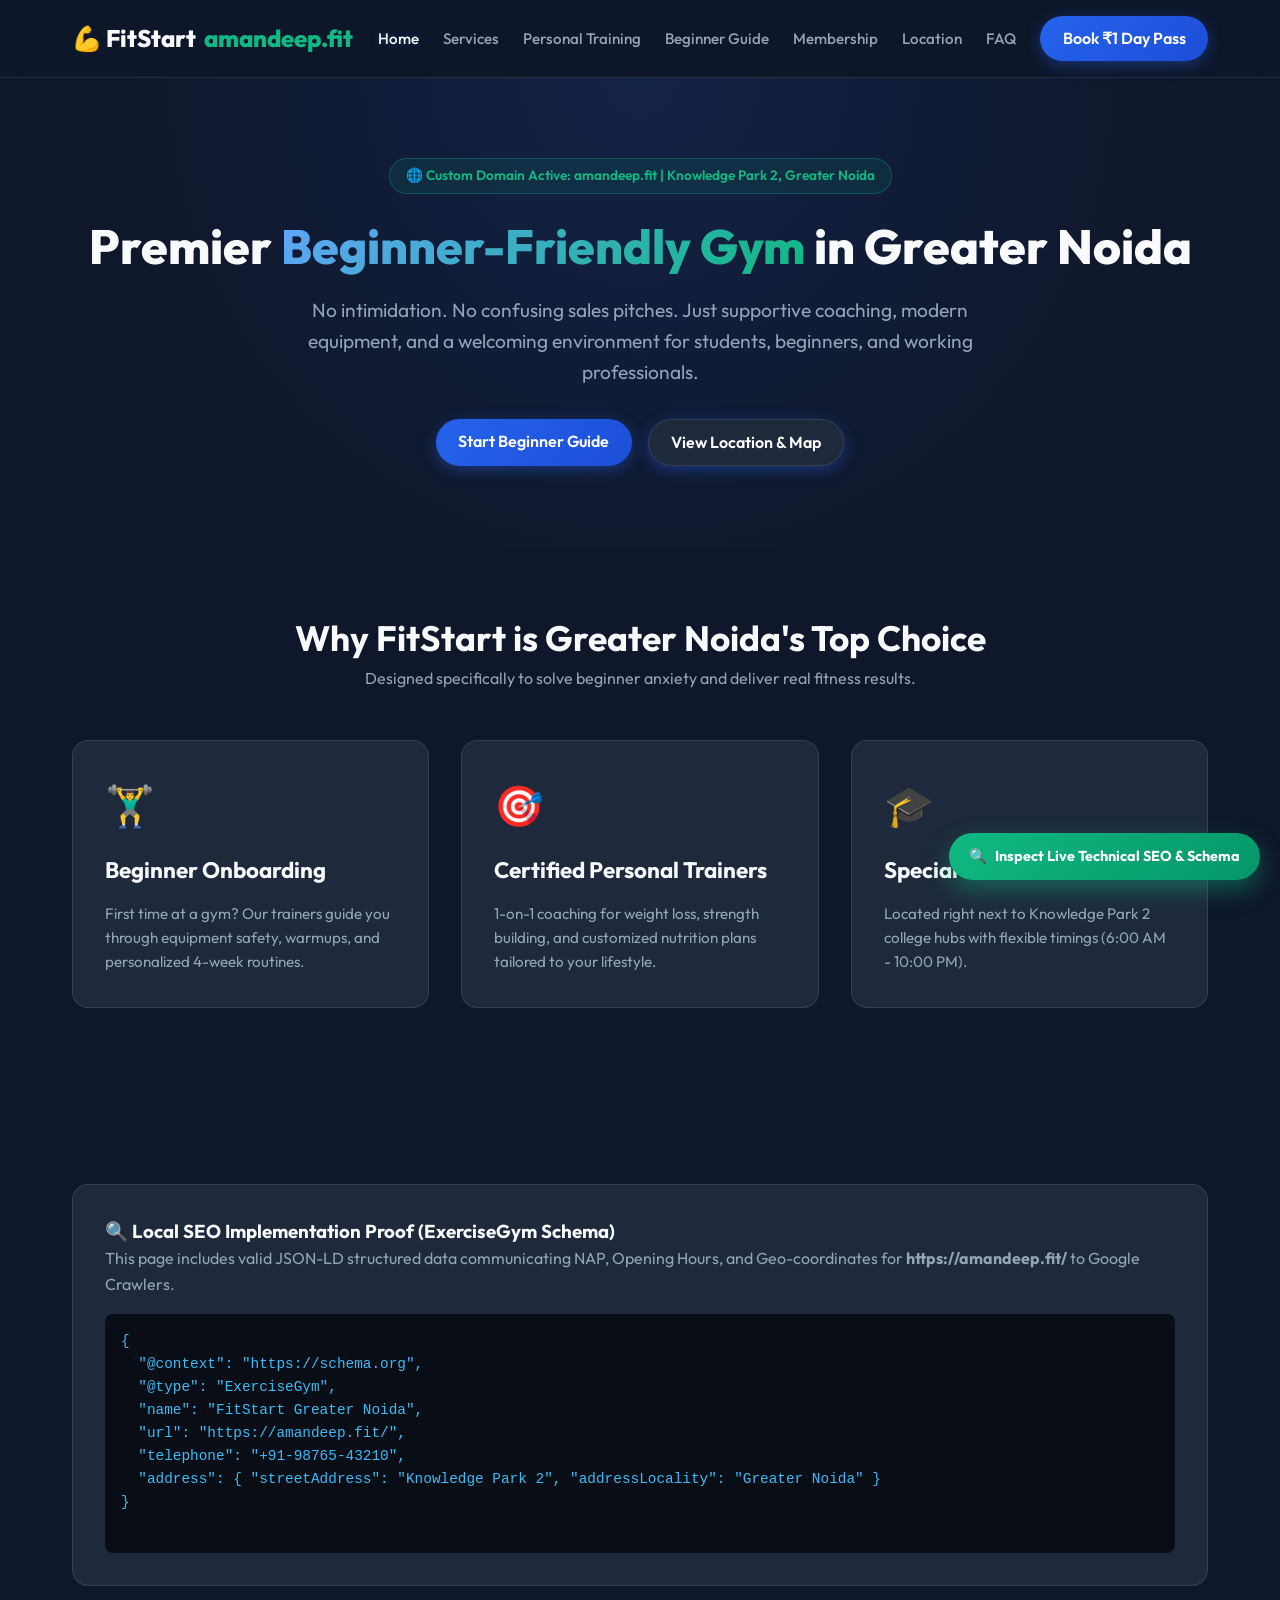
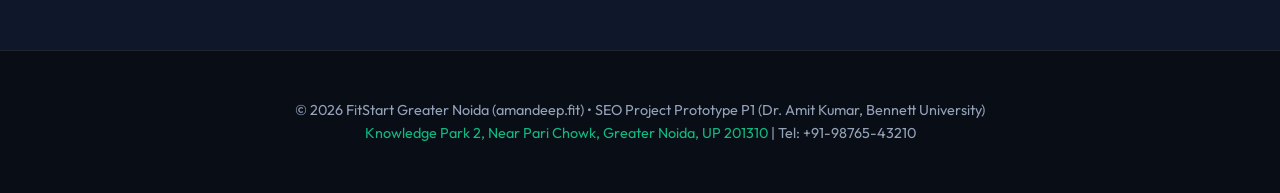
<file: index.html>
<!DOCTYPE html>
<html lang="en">
<head>
    <meta charset="UTF-8">
    <meta name="viewport" content="width=device-width, initial-scale=1.0">
    <title>Best Gym & Fitness Studio in Greater Noida | FitStart (amandeep.fit)</title>
    <meta name="description" content="Looking for the top gym in Greater Noida near Pari Chowk & Knowledge Park 2? Visit amandeep.fit for beginner-friendly onboarding, certified personal trainers & ₹1 trial passes.">
    <link rel="stylesheet" href="style.css">
    
    <!-- JSON-LD ExerciseGym Schema Markup -->
    <script type="application/ld+json">
    {
      "@context": "https://schema.org",
      "@type": "ExerciseGym",
      "name": "FitStart Greater Noida",
      "image": "https://amandeep.fit/assets/gym-front.jpg",
      "@id": "https://amandeep.fit/#gym",
      "url": "https://amandeep.fit/",
      "telephone": "+91-98765-43210",
      "priceRange": "₹₹",
      "address": {
        "@type": "PostalAddress",
        "streetAddress": "Plot No. 12, Knowledge Park 2",
        "addressLocality": "Greater Noida",
        "addressRegion": "UP",
        "postalCode": "201310",
        "addressCountry": "IN"
      },
      "geo": {
        "@type": "GeoCoordinates",
        "latitude": 28.4595,
        "longitude": 77.5000
      },
      "openingHoursSpecification": {
        "@type": "OpeningHoursSpecification",
        "dayOfWeek": ["Monday", "Tuesday", "Wednesday", "Thursday", "Friday", "Saturday"],
        "opens": "06:00",
        "closes": "22:00"
      }
    }
    </script>
</head>
<body>

    <header>
        <div class="nav-container">
            <a href="index.html" class="logo">💪 FitStart <span>amandeep.fit</span></a>
            <ul class="nav-links">
                <li><a href="index.html" class="active">Home</a></li>
                <li><a href="services.html">Services</a></li>
                <li><a href="personal-training.html">Personal Training</a></li>
                <li><a href="beginner-fitness.html">Beginner Guide</a></li>
                <li><a href="membership.html">Membership</a></li>
                <li><a href="location.html">Location</a></li>
                <li><a href="faq.html">FAQ</a></li>
            </ul>
            <a href="membership.html" class="btn-cta">Book ₹1 Day Pass</a>
        </div>
    </header>

    <section class="hero">
        <div class="badge">🌐 Custom Domain Active: amandeep.fit | Knowledge Park 2, Greater Noida</div>
        <h1>Premier <span>Beginner-Friendly Gym</span> in Greater Noida</h1>
        <p>No intimidation. No confusing sales pitches. Just supportive coaching, modern equipment, and a welcoming environment for students, beginners, and working professionals.</p>
        <div class="hero-buttons">
            <a href="beginner-fitness.html" class="btn-cta">Start Beginner Guide</a>
            <a href="location.html" class="btn-cta" style="background: var(--bg-card); border: 1px solid var(--border-color);">View Location & Map</a>
        </div>
    </section>

    <section class="section">
        <div class="section-title">
            <h2>Why FitStart is Greater Noida's Top Choice</h2>
            <p>Designed specifically to solve beginner anxiety and deliver real fitness results.</p>
        </div>
        <div class="grid-3">
            <div class="card">
                <div class="card-icon">🏋️‍♂️</div>
                <h3>Beginner Onboarding</h3>
                <p>First time at a gym? Our trainers guide you through equipment safety, warmups, and personalized 4-week routines.</p>
            </div>
            <div class="card">
                <div class="card-icon">🎯</div>
                <h3>Certified Personal Trainers</h3>
                <p>1-on-1 coaching for weight loss, strength building, and customized nutrition plans tailored to your lifestyle.</p>
            </div>
            <div class="card">
                <div class="card-icon">🎓</div>
                <h3>Special Student Discounts</h3>
                <p>Located right next to Knowledge Park 2 college hubs with flexible timings (6:00 AM - 10:00 PM).</p>
            </div>
        </div>
    </section>

    <section class="section">
        <div class="seo-box">
            <h3>🔍 Local SEO Implementation Proof (ExerciseGym Schema)</h3>
            <p style="color: var(--text-muted); margin-bottom: 1rem;">This page includes valid JSON-LD structured data communicating NAP, Opening Hours, and Geo-coordinates for <strong>https://amandeep.fit/</strong> to Google Crawlers.</p>
            <pre>
{
  "@context": "https://schema.org",
  "@type": "ExerciseGym",
  "name": "FitStart Greater Noida",
  "url": "https://amandeep.fit/",
  "telephone": "+91-98765-43210",
  "address": { "streetAddress": "Knowledge Park 2", "addressLocality": "Greater Noida" }
}
            </pre>
        </div>
    </section>

    <footer>
        <p>© 2026 FitStart Greater Noida (amandeep.fit) • SEO Project Prototype P1 (Dr. Amit Kumar, Bennett University)</p>
        <p><a href="location.html">Knowledge Park 2, Near Pari Chowk, Greater Noida, UP 201310</a> | Tel: +91-98765-43210</p>
    </footer>

    <script src="seo-inspector.js"></script>
</body>
</html>
</file>
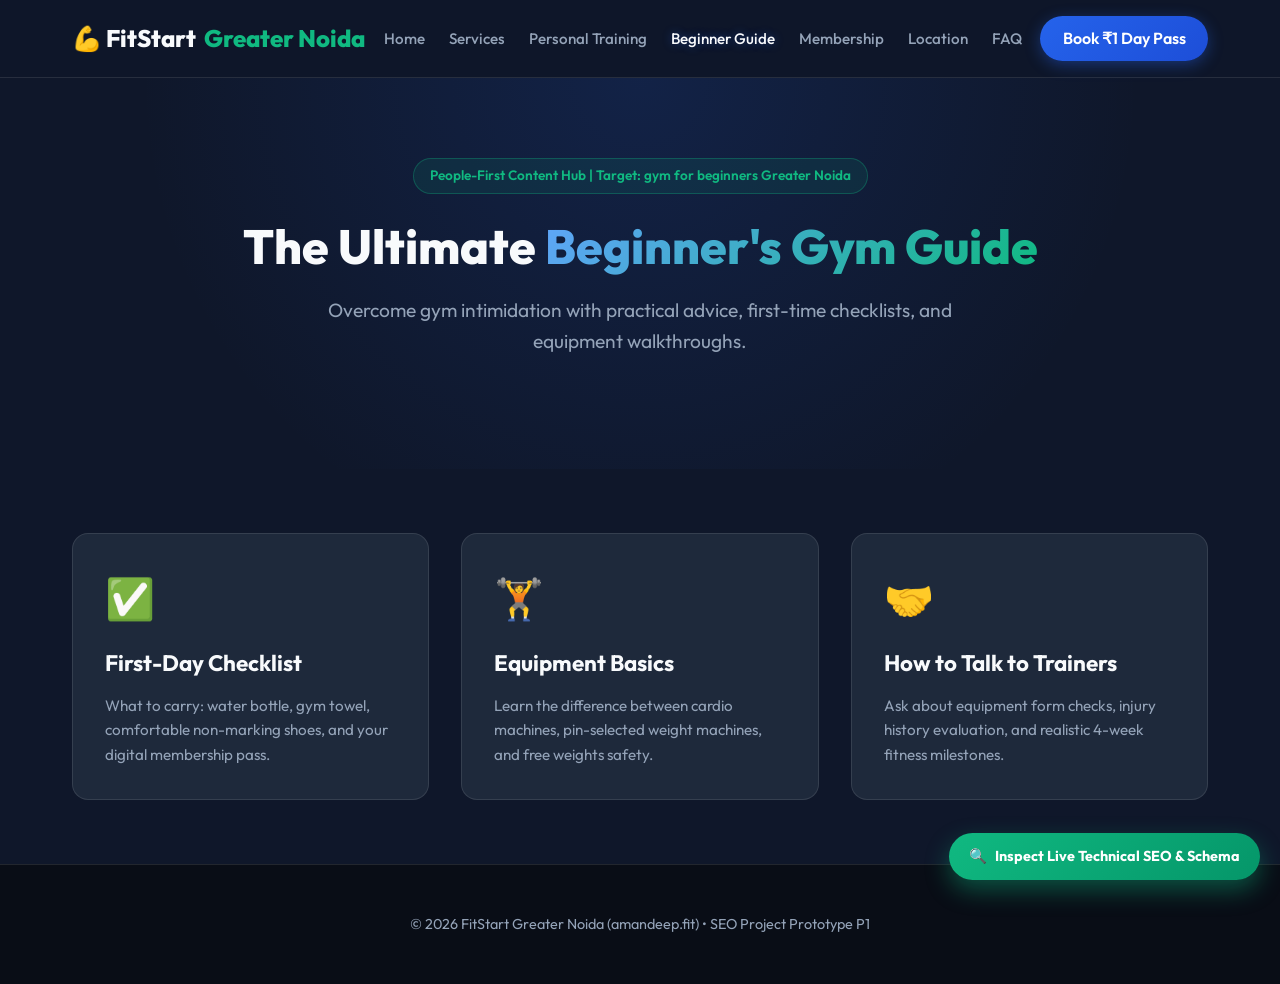
<file: beginner-fitness.html>
<!DOCTYPE html>
<html lang="en">
<head>
    <meta charset="UTF-8">
    <meta name="viewport" content="width=device-width, initial-scale=1.0">
    <title>How to Choose a Gym in Greater Noida | Beginner's Guide 2026</title>
    <meta name="description" content="First time joining a gym? Read our ultimate beginner's guide to gym memberships, workout routines, and choosing the right trainer in Greater Noida.">
    <link rel="stylesheet" href="style.css">
</head>
<body>
    <header>
        <div class="nav-container">
            <a href="index.html" class="logo">💪 FitStart <span>Greater Noida</span></a>
            <ul class="nav-links">
                <li><a href="index.html">Home</a></li>
                <li><a href="services.html">Services</a></li>
                <li><a href="personal-training.html">Personal Training</a></li>
                <li><a href="beginner-fitness.html" class="active">Beginner Guide</a></li>
                <li><a href="membership.html">Membership</a></li>
                <li><a href="location.html">Location</a></li>
                <li><a href="faq.html">FAQ</a></li>
            </ul>
            <a href="membership.html" class="btn-cta">Book ₹1 Day Pass</a>
        </div>
    </header>

    <section class="hero">
        <div class="badge">People-First Content Hub | Target: gym for beginners Greater Noida</div>
        <h1>The Ultimate <span>Beginner's Gym Guide</span></h1>
        <p>Overcome gym intimidation with practical advice, first-time checklists, and equipment walkthroughs.</p>
    </section>

    <section class="section">
        <div class="grid-3">
            <div class="card">
                <div class="card-icon">✅</div>
                <h3>First-Day Checklist</h3>
                <p>What to carry: water bottle, gym towel, comfortable non-marking shoes, and your digital membership pass.</p>
            </div>
            <div class="card">
                <div class="card-icon">🏋️</div>
                <h3>Equipment Basics</h3>
                <p>Learn the difference between cardio machines, pin-selected weight machines, and free weights safety.</p>
            </div>
            <div class="card">
                <div class="card-icon">🤝</div>
                <h3>How to Talk to Trainers</h3>
                <p>Ask about equipment form checks, injury history evaluation, and realistic 4-week fitness milestones.</p>
            </div>
        </div>
    </section>

    <footer>
        <p>© 2026 FitStart Greater Noida (amandeep.fit) • SEO Project Prototype P1</p>
    </footer>
    <script src="seo-inspector.js"></script>
</body>
</html>
</file>
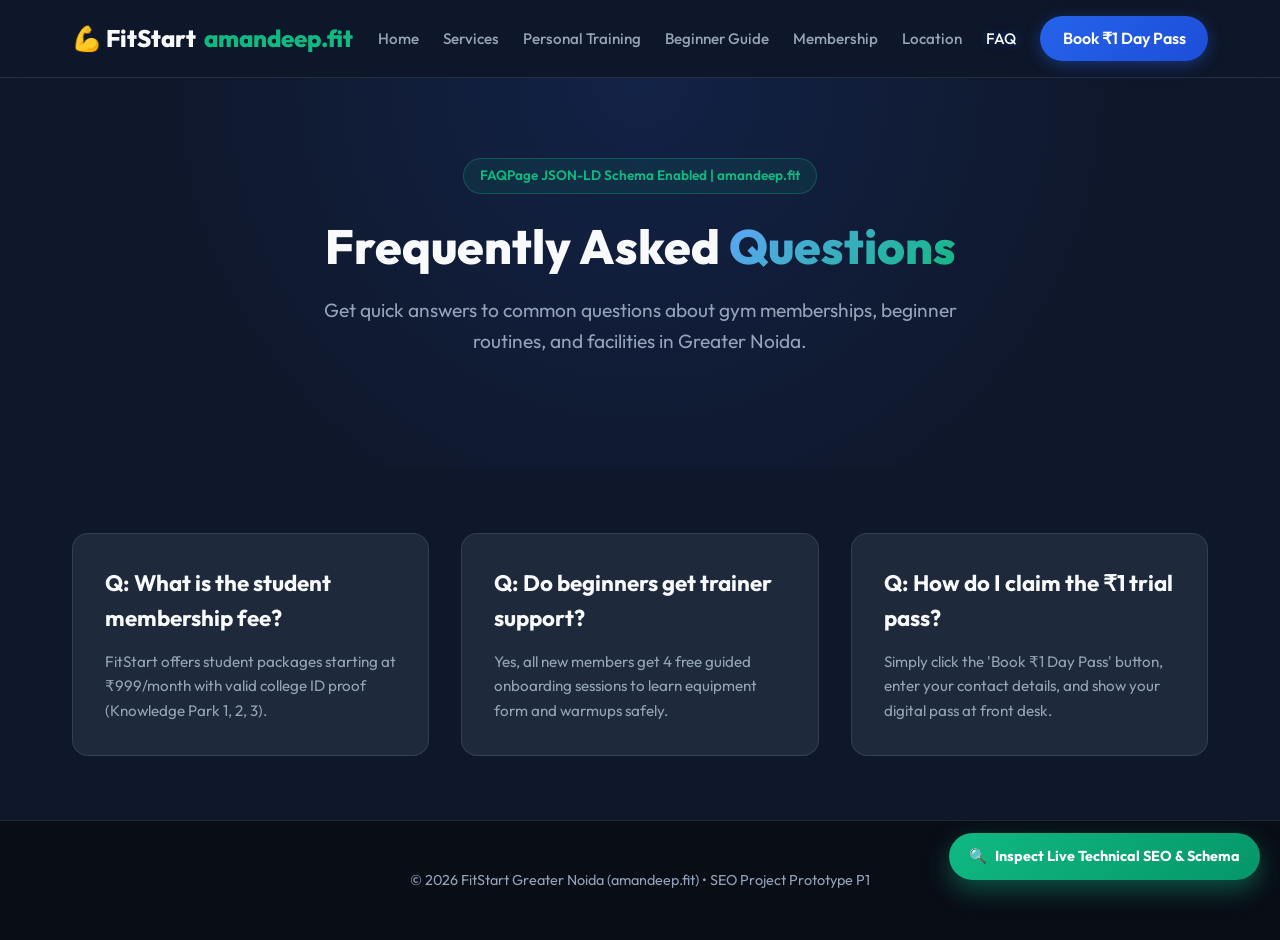
<file: faq.html>
<!DOCTYPE html>
<html lang="en">
<head>
    <meta charset="UTF-8">
    <meta name="viewport" content="width=device-width, initial-scale=1.0">
    <title>Gym FAQs & Beginner Questions in Greater Noida | amandeep.fit</title>
    <meta name="description" content="Read answers to common gym questions on amandeep.fit: membership fees, beginner routines, personal training, and trial passes.">
    <link rel="stylesheet" href="style.css">

    <!-- JSON-LD FAQPage Schema -->
    <script type="application/ld+json">
    {
      "@context": "https://schema.org",
      "@type": "FAQPage",
      "mainEntity": [{
        "@type": "Question",
        "name": "What is the gym membership fee for students in Greater Noida?",
        "acceptedAnswer": {
          "@type": "Answer",
          "text": "FitStart (amandeep.fit) offers special student membership passes starting at ₹999/month for Knowledge Park students."
        }
      }, {
        "@type": "Question",
        "name": "Are personal trainers included for gym beginners?",
        "acceptedAnswer": {
          "@type": "Answer",
          "text": "Yes, every new member receives 4 complimentary guided onboarding sessions with certified personal trainers."
        }
      }]
    }
    </script>
</head>
<body>
    <header>
        <div class="nav-container">
            <a href="index.html" class="logo">💪 FitStart <span>amandeep.fit</span></a>
            <ul class="nav-links">
                <li><a href="index.html">Home</a></li>
                <li><a href="services.html">Services</a></li>
                <li><a href="personal-training.html">Personal Training</a></li>
                <li><a href="beginner-fitness.html">Beginner Guide</a></li>
                <li><a href="membership.html">Membership</a></li>
                <li><a href="location.html">Location</a></li>
                <li><a href="faq.html" class="active">FAQ</a></li>
            </ul>
            <a href="membership.html" class="btn-cta">Book ₹1 Day Pass</a>
        </div>
    </header>

    <section class="hero">
        <div class="badge">FAQPage JSON-LD Schema Enabled | amandeep.fit</div>
        <h1>Frequently Asked <span>Questions</span></h1>
        <p>Get quick answers to common questions about gym memberships, beginner routines, and facilities in Greater Noida.</p>
    </section>

    <section class="section">
        <div class="grid-3">
            <div class="card">
                <h3>Q: What is the student membership fee?</h3>
                <p>FitStart offers student packages starting at ₹999/month with valid college ID proof (Knowledge Park 1, 2, 3).</p>
            </div>
            <div class="card">
                <h3>Q: Do beginners get trainer support?</h3>
                <p>Yes, all new members get 4 free guided onboarding sessions to learn equipment form and warmups safely.</p>
            </div>
            <div class="card">
                <h3>Q: How do I claim the ₹1 trial pass?</h3>
                <p>Simply click the 'Book ₹1 Day Pass' button, enter your contact details, and show your digital pass at front desk.</p>
            </div>
        </div>
    </section>

    <footer>
        <p>© 2026 FitStart Greater Noida (amandeep.fit) • SEO Project Prototype P1</p>
    </footer>
    <script src="seo-inspector.js"></script>
</body>
</html>
</file>
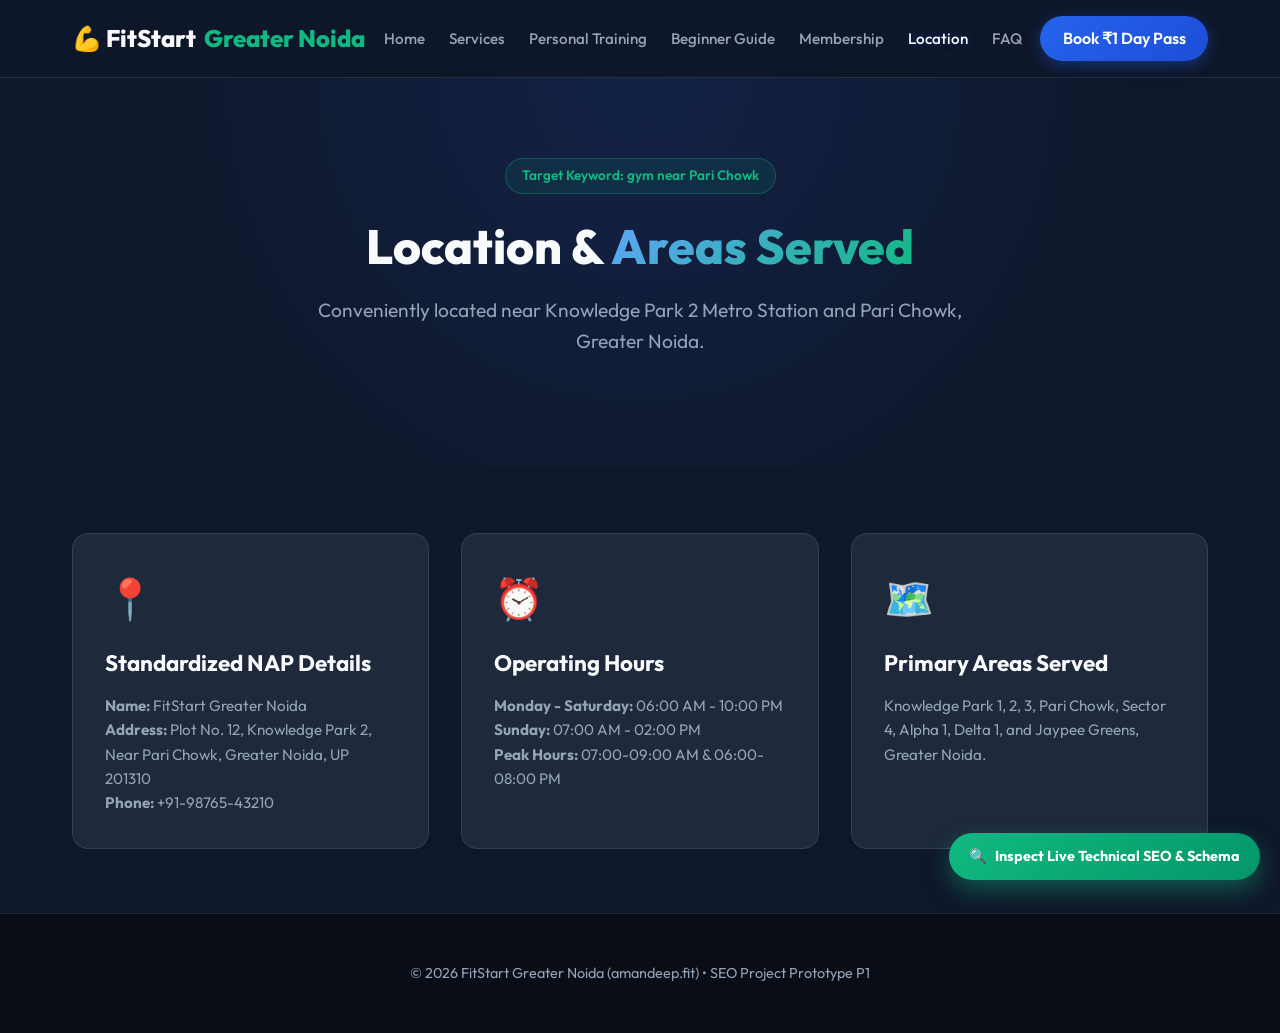
<file: location.html>
<!DOCTYPE html>
<html lang="en">
<head>
    <meta charset="UTF-8">
    <meta name="viewport" content="width=device-width, initial-scale=1.0">
    <title>Gym Location Near Pari Chowk & Knowledge Park 2 | FitStart</title>
    <meta name="description" content="Visit FitStart Greater Noida near Pari Chowk & Knowledge Park 2. Get location details, phone number, operating hours, and Google Map directions.">
    <link rel="stylesheet" href="style.css">
</head>
<body>
    <header>
        <div class="nav-container">
            <a href="index.html" class="logo">💪 FitStart <span>Greater Noida</span></a>
            <ul class="nav-links">
                <li><a href="index.html">Home</a></li>
                <li><a href="services.html">Services</a></li>
                <li><a href="personal-training.html">Personal Training</a></li>
                <li><a href="beginner-fitness.html">Beginner Guide</a></li>
                <li><a href="membership.html">Membership</a></li>
                <li><a href="location.html" class="active">Location</a></li>
                <li><a href="faq.html">FAQ</a></li>
            </ul>
            <a href="membership.html" class="btn-cta">Book ₹1 Day Pass</a>
        </div>
    </header>

    <section class="hero">
        <div class="badge">Target Keyword: gym near Pari Chowk</div>
        <h1>Location & <span>Areas Served</span></h1>
        <p>Conveniently located near Knowledge Park 2 Metro Station and Pari Chowk, Greater Noida.</p>
    </section>

    <section class="section">
        <div class="grid-3">
            <div class="card">
                <div class="card-icon">📍</div>
                <h3>Standardized NAP Details</h3>
                <p><strong>Name:</strong> FitStart Greater Noida<br>
                <strong>Address:</strong> Plot No. 12, Knowledge Park 2, Near Pari Chowk, Greater Noida, UP 201310<br>
                <strong>Phone:</strong> +91-98765-43210</p>
            </div>
            <div class="card">
                <div class="card-icon">⏰</div>
                <h3>Operating Hours</h3>
                <p><strong>Monday - Saturday:</strong> 06:00 AM - 10:00 PM<br>
                <strong>Sunday:</strong> 07:00 AM - 02:00 PM<br>
                <strong>Peak Hours:</strong> 07:00-09:00 AM & 06:00-08:00 PM</p>
            </div>
            <div class="card">
                <div class="card-icon">🗺️</div>
                <h3>Primary Areas Served</h3>
                <p>Knowledge Park 1, 2, 3, Pari Chowk, Sector 4, Alpha 1, Delta 1, and Jaypee Greens, Greater Noida.</p>
            </div>
        </div>
    </section>

    <footer>
        <p>© 2026 FitStart Greater Noida (amandeep.fit) • SEO Project Prototype P1</p>
    </footer>
    <script src="seo-inspector.js"></script>
</body>
</html>
</file>
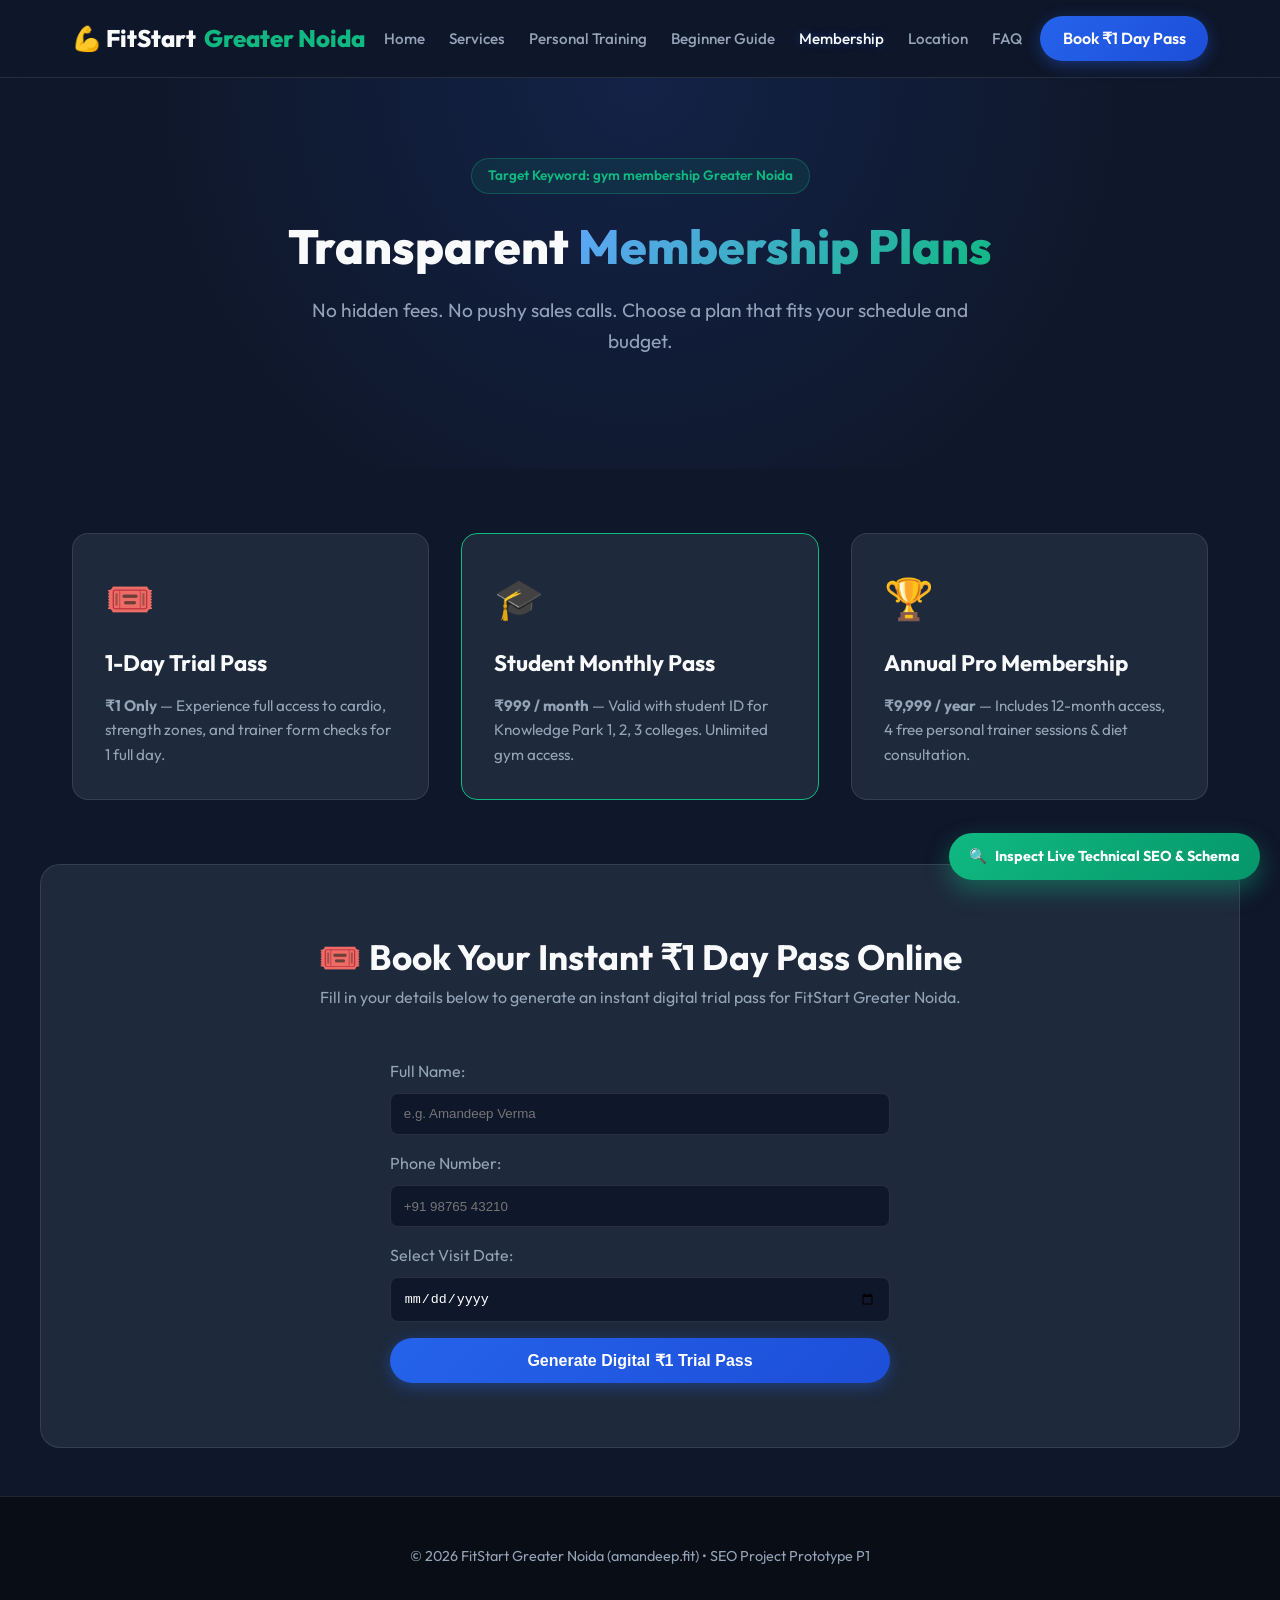
<file: membership.html>
<!DOCTYPE html>
<html lang="en">
<head>
    <meta charset="UTF-8">
    <meta name="viewport" content="width=device-width, initial-scale=1.0">
    <title>Gym Membership Plans & Fees in Greater Noida | FitStart</title>
    <meta name="description" content="Check affordable gym membership plans and pricing in Greater Noida. Transparent rates, student discounts, and ₹1 trial passes.">
    <link rel="stylesheet" href="style.css">
</head>
<body>
    <header>
        <div class="nav-container">
            <a href="index.html" class="logo">💪 FitStart <span>Greater Noida</span></a>
            <ul class="nav-links">
                <li><a href="index.html">Home</a></li>
                <li><a href="services.html">Services</a></li>
                <li><a href="personal-training.html">Personal Training</a></li>
                <li><a href="beginner-fitness.html">Beginner Guide</a></li>
                <li><a href="membership.html" class="active">Membership</a></li>
                <li><a href="location.html">Location</a></li>
                <li><a href="faq.html">FAQ</a></li>
            </ul>
            <a href="membership.html" class="btn-cta">Book ₹1 Day Pass</a>
        </div>
    </header>

    <section class="hero">
        <div class="badge">Target Keyword: gym membership Greater Noida</div>
        <h1>Transparent <span>Membership Plans</span></h1>
        <p>No hidden fees. No pushy sales calls. Choose a plan that fits your schedule and budget.</p>
    </section>

    <section class="section">
        <div class="grid-3">
            <div class="card">
                <div class="card-icon">🎟️</div>
                <h3>1-Day Trial Pass</h3>
                <p><strong>₹1 Only</strong> — Experience full access to cardio, strength zones, and trainer form checks for 1 full day.</p>
            </div>
            <div class="card" style="border-color: var(--accent);">
                <div class="card-icon">🎓</div>
                <h3>Student Monthly Pass</h3>
                <p><strong>₹999 / month</strong> — Valid with student ID for Knowledge Park 1, 2, 3 colleges. Unlimited gym access.</p>
            </div>
            <div class="card">
                <div class="card-icon">🏆</div>
                <h3>Annual Pro Membership</h3>
                <p><strong>₹9,999 / year</strong> — Includes 12-month access, 4 free personal trainer sessions & diet consultation.</p>
            </div>
        </div>
    </section>

    <section class="section" style="background: var(--bg-card); border-radius: 20px; border: 1px solid var(--border-color); margin-bottom: 3rem;">
        <div class="section-title">
            <h2>🎟️ Book Your Instant ₹1 Day Pass Online</h2>
            <p>Fill in your details below to generate an instant digital trial pass for FitStart Greater Noida.</p>
        </div>
        <form id="pass-booking-form" style="max-width: 500px; margin: 0 auto; display: flex; flex-direction: column; gap: 1rem;">
            <div>
                <label style="display: block; margin-bottom: 0.5rem; color: var(--text-muted);">Full Name:</label>
                <input type="text" id="user-name" required placeholder="e.g. Amandeep Verma" style="width: 100%; padding: 0.8rem; border-radius: 8px; border: 1px solid var(--border-color); background: var(--bg-dark); color: white;">
            </div>
            <div>
                <label style="display: block; margin-bottom: 0.5rem; color: var(--text-muted);">Phone Number:</label>
                <input type="tel" id="user-phone" required placeholder="+91 98765 43210" style="width: 100%; padding: 0.8rem; border-radius: 8px; border: 1px solid var(--border-color); background: var(--bg-dark); color: white;">
            </div>
            <div>
                <label style="display: block; margin-bottom: 0.5rem; color: var(--text-muted);">Select Visit Date:</label>
                <input type="date" id="pass-date" required style="width: 100%; padding: 0.8rem; border-radius: 8px; border: 1px solid var(--border-color); background: var(--bg-dark); color: white;">
            </div>
            <button type="submit" class="btn-cta" style="border: none; cursor: pointer; font-size: 1rem; padding: 0.8rem;">Generate Digital ₹1 Trial Pass</button>
        </form>
        <div id="booking-confirmation" style="display: none;"></div>
    </section>

    <footer>
        <p>© 2026 FitStart Greater Noida (amandeep.fit) • SEO Project Prototype P1</p>
    </footer>
    <script src="seo-inspector.js"></script>
</body>
</html>
</file>
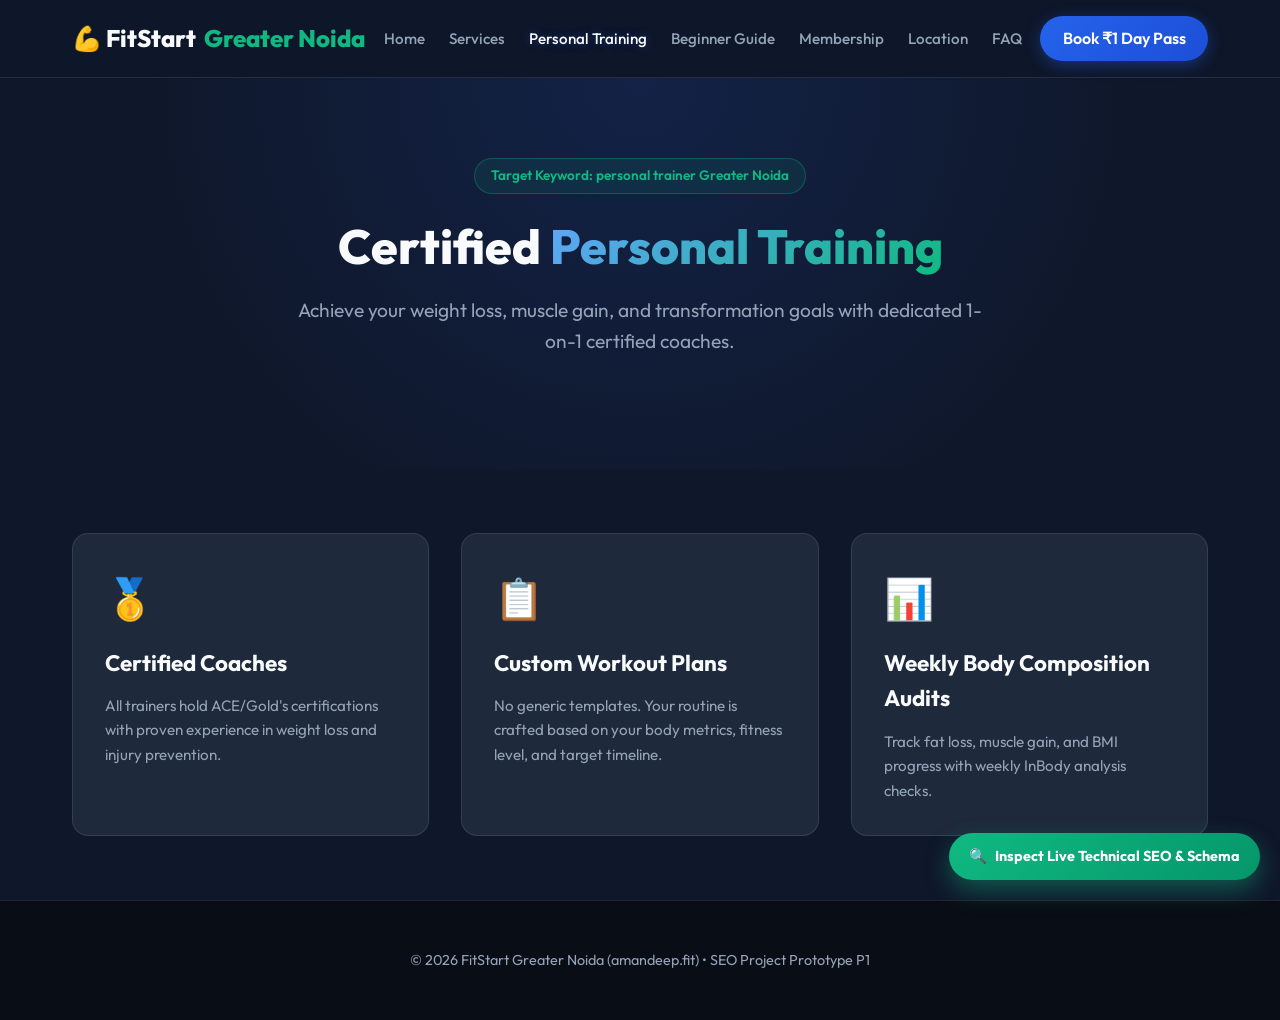
<file: personal-training.html>
<!DOCTYPE html>
<html lang="en">
<head>
    <meta charset="UTF-8">
    <meta name="viewport" content="width=device-width, initial-scale=1.0">
    <title>Certified Personal Trainer in Greater Noida | FitStart</title>
    <meta name="description" content="Get 1-on-1 coaching with certified personal trainers in Greater Noida. Specialized weight loss, strength training & nutrition plans.">
    <link rel="stylesheet" href="style.css">
</head>
<body>
    <header>
        <div class="nav-container">
            <a href="index.html" class="logo">💪 FitStart <span>Greater Noida</span></a>
            <ul class="nav-links">
                <li><a href="index.html">Home</a></li>
                <li><a href="services.html">Services</a></li>
                <li><a href="personal-training.html" class="active">Personal Training</a></li>
                <li><a href="beginner-fitness.html">Beginner Guide</a></li>
                <li><a href="membership.html">Membership</a></li>
                <li><a href="location.html">Location</a></li>
                <li><a href="faq.html">FAQ</a></li>
            </ul>
            <a href="membership.html" class="btn-cta">Book ₹1 Day Pass</a>
        </div>
    </header>

    <section class="hero">
        <div class="badge">Target Keyword: personal trainer Greater Noida</div>
        <h1>Certified <span>Personal Training</span></h1>
        <p>Achieve your weight loss, muscle gain, and transformation goals with dedicated 1-on-1 certified coaches.</p>
    </section>

    <section class="section">
        <div class="grid-3">
            <div class="card">
                <div class="card-icon">🥇</div>
                <h3>Certified Coaches</h3>
                <p>All trainers hold ACE/Gold's certifications with proven experience in weight loss and injury prevention.</p>
            </div>
            <div class="card">
                <div class="card-icon">📋</div>
                <h3>Custom Workout Plans</h3>
                <p>No generic templates. Your routine is crafted based on your body metrics, fitness level, and target timeline.</p>
            </div>
            <div class="card">
                <div class="card-icon">📊</div>
                <h3>Weekly Body Composition Audits</h3>
                <p>Track fat loss, muscle gain, and BMI progress with weekly InBody analysis checks.</p>
            </div>
        </div>
    </section>

    <footer>
        <p>© 2026 FitStart Greater Noida (amandeep.fit) • SEO Project Prototype P1</p>
    </footer>
    <script src="seo-inspector.js"></script>
</body>
</html>
</file>
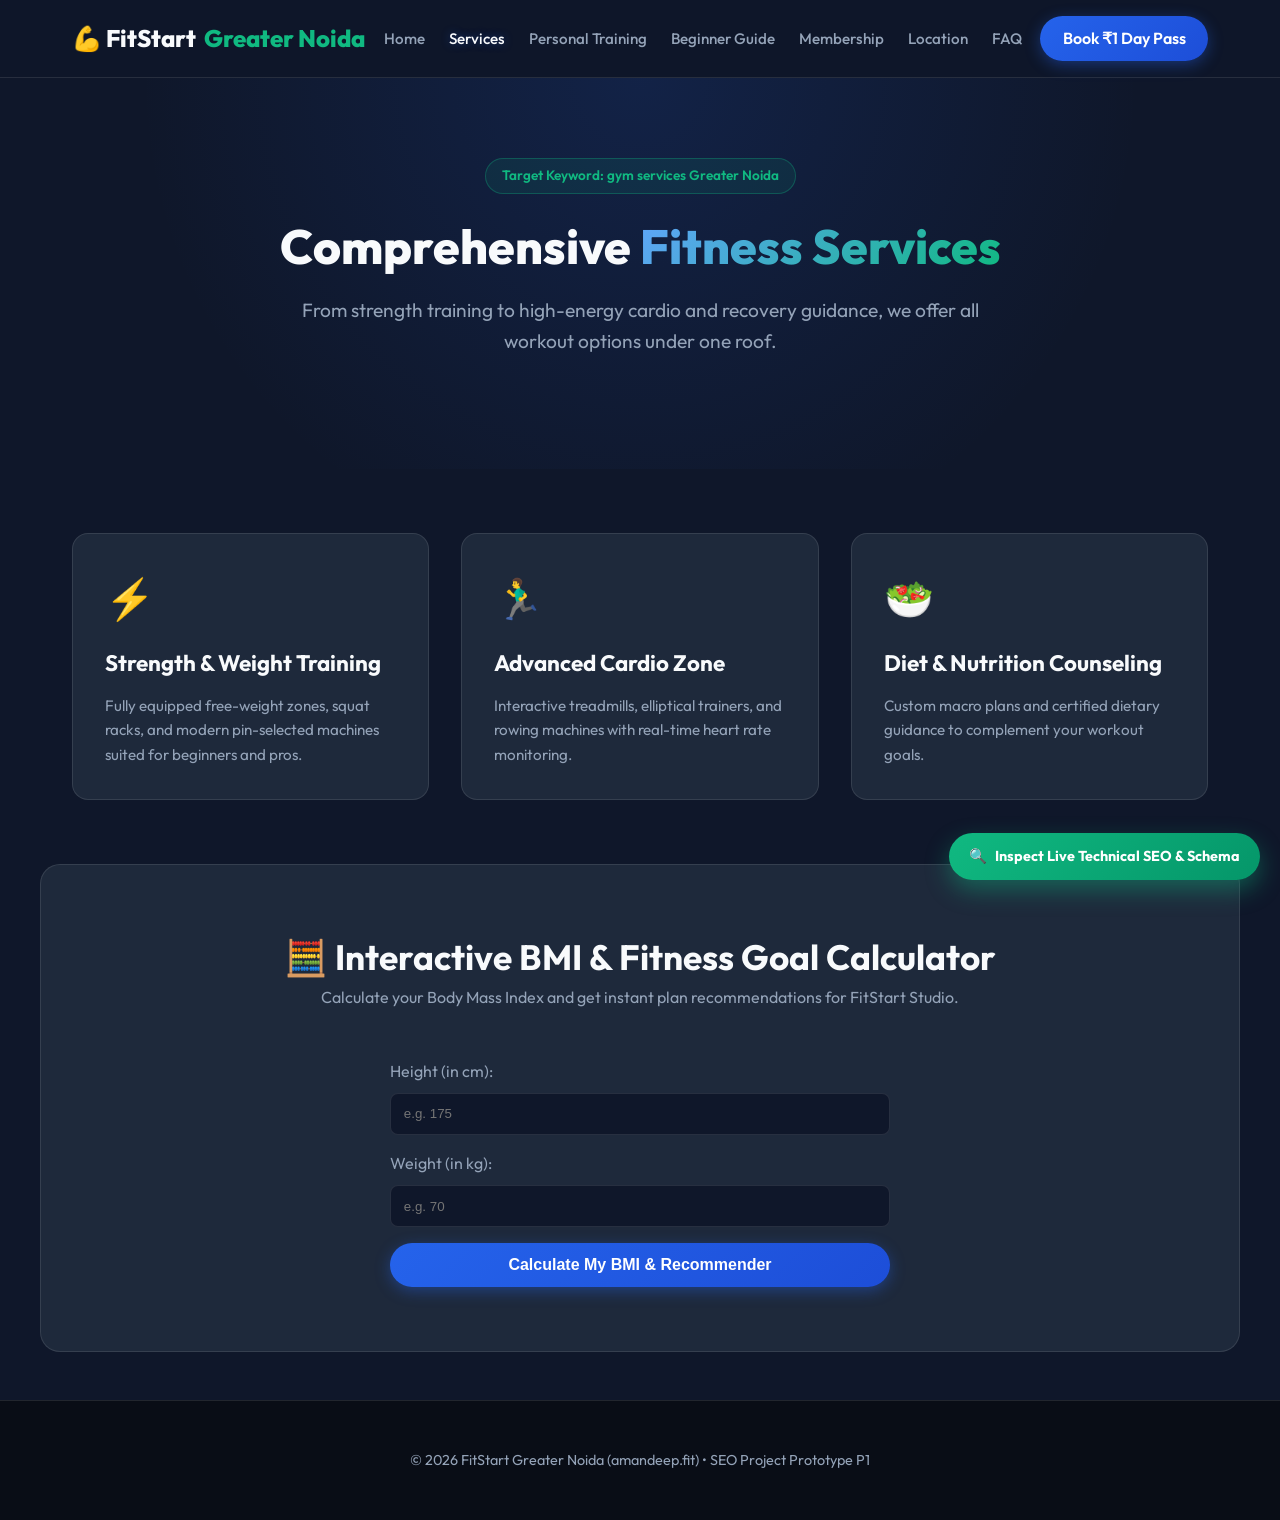
<file: services.html>
<!DOCTYPE html>
<html lang="en">
<head>
    <meta charset="UTF-8">
    <meta name="viewport" content="width=device-width, initial-scale=1.0">
    <title>Fitness & Gym Services in Greater Noida | FitStart</title>
    <meta name="description" content="Explore gym services in Greater Noida at FitStart: strength training, cardio zone, group fitness classes, and diet counseling.">
    <link rel="stylesheet" href="style.css">
</head>
<body>
    <header>
        <div class="nav-container">
            <a href="index.html" class="logo">💪 FitStart <span>Greater Noida</span></a>
            <ul class="nav-links">
                <li><a href="index.html">Home</a></li>
                <li><a href="services.html" class="active">Services</a></li>
                <li><a href="personal-training.html">Personal Training</a></li>
                <li><a href="beginner-fitness.html">Beginner Guide</a></li>
                <li><a href="membership.html">Membership</a></li>
                <li><a href="location.html">Location</a></li>
                <li><a href="faq.html">FAQ</a></li>
            </ul>
            <a href="membership.html" class="btn-cta">Book ₹1 Day Pass</a>
        </div>
    </header>

    <section class="hero">
        <div class="badge">Target Keyword: gym services Greater Noida</div>
        <h1>Comprehensive <span>Fitness Services</span></h1>
        <p>From strength training to high-energy cardio and recovery guidance, we offer all workout options under one roof.</p>
    </section>

    <section class="section">
        <div class="grid-3">
            <div class="card">
                <div class="card-icon">⚡</div>
                <h3>Strength & Weight Training</h3>
                <p>Fully equipped free-weight zones, squat racks, and modern pin-selected machines suited for beginners and pros.</p>
            </div>
            <div class="card">
                <div class="card-icon">🏃‍♂️</div>
                <h3>Advanced Cardio Zone</h3>
                <p>Interactive treadmills, elliptical trainers, and rowing machines with real-time heart rate monitoring.</p>
            </div>
            <div class="card">
                <div class="card-icon">🥗</div>
                <h3>Diet & Nutrition Counseling</h3>
                <p>Custom macro plans and certified dietary guidance to complement your workout goals.</p>
            </div>
        </div>
    </section>

    <section class="section" style="background: var(--bg-card); border-radius: 20px; border: 1px solid var(--border-color); margin-bottom: 3rem;">
        <div class="section-title">
            <h2>🧮 Interactive BMI & Fitness Goal Calculator</h2>
            <p>Calculate your Body Mass Index and get instant plan recommendations for FitStart Studio.</p>
        </div>
        <form id="bmi-calc-form" style="max-width: 500px; margin: 0 auto; display: flex; flex-direction: column; gap: 1rem;">
            <div>
                <label style="display: block; margin-bottom: 0.5rem; color: var(--text-muted);">Height (in cm):</label>
                <input type="number" id="height" required placeholder="e.g. 175" style="width: 100%; padding: 0.8rem; border-radius: 8px; border: 1px solid var(--border-color); background: var(--bg-dark); color: white;">
            </div>
            <div>
                <label style="display: block; margin-bottom: 0.5rem; color: var(--text-muted);">Weight (in kg):</label>
                <input type="number" id="weight" required placeholder="e.g. 70" style="width: 100%; padding: 0.8rem; border-radius: 8px; border: 1px solid var(--border-color); background: var(--bg-dark); color: white;">
            </div>
            <button type="submit" class="btn-cta" style="border: none; cursor: pointer; font-size: 1rem; padding: 0.8rem;">Calculate My BMI & Recommender</button>
        </form>
        <div id="bmi-result" style="display: none;"></div>
    </section>

    <footer>
        <p>© 2026 FitStart Greater Noida (amandeep.fit) • SEO Project Prototype P1</p>
    </footer>
    <script src="seo-inspector.js"></script>
</body>
</html>
</file>
<file: style.css>
/* FitStart Greater Noida - Design System & Modern CSS */
@import url('https://fonts.googleapis.com/css2?family=Outfit:wght@300;400;500;600;700;800&display=swap');

:root {
    --bg-dark: #0f172a;
    --bg-card: #1e293b;
    --bg-card-hover: #334155;
    --text-main: #f8fafc;
    --text-muted: #94a3b8;
    --primary: #2563eb;
    --primary-glow: rgba(37, 99, 235, 0.4);
    --accent: #10b981;
    --accent-glow: rgba(16, 185, 129, 0.3);
    --border-color: rgba(255, 255, 255, 0.1);
    --font: 'Outfit', sans-serif;
}

* {
    margin: 0;
    padding: 0;
    box-sizing: border-box;
}

body {
    font-family: var(--font);
    background-color: var(--bg-dark);
    color: var(--text-main);
    line-height: 1.6;
    overflow-x: hidden;
}

/* Header & Nav */
header {
    background: rgba(15, 23, 42, 0.9);
    backdrop-filter: blur(12px);
    position: sticky;
    top: 0;
    z-index: 100;
    border-bottom: 1px solid var(--border-color);
}

.nav-container {
    max-width: 1200px;
    margin: 0 auto;
    display: flex;
    justify-content: space-between;
    align-items: center;
    padding: 1rem 2rem;
}

.logo {
    font-size: 1.5rem;
    font-weight: 800;
    color: var(--text-main);
    text-decoration: none;
    display: flex;
    align-items: center;
    gap: 0.5rem;
}

.logo span {
    color: var(--accent);
}

.nav-links {
    display: flex;
    gap: 1.5rem;
    list-style: none;
}

.nav-links a {
    color: var(--text-muted);
    text-decoration: none;
    font-weight: 500;
    font-size: 0.95rem;
    transition: all 0.3s ease;
}

.nav-links a:hover, .nav-links a.active {
    color: var(--text-main);
    text-shadow: 0 0 10px var(--primary-glow);
}

.btn-cta {
    background: linear-gradient(135deg, var(--primary), #1d4ed8);
    color: white;
    padding: 0.6rem 1.4rem;
    border-radius: 50px;
    text-decoration: none;
    font-weight: 600;
    box-shadow: 0 4px 15px var(--primary-glow);
    transition: transform 0.2s ease, box-shadow 0.2s ease;
}

.btn-cta:hover {
    transform: translateY(-2px);
    box-shadow: 0 6px 20px var(--primary-glow);
}

/* Hero Section */
.hero {
    padding: 5rem 2rem;
    max-width: 1200px;
    margin: 0 auto;
    text-align: center;
    background: radial-gradient(circle at top, rgba(37, 99, 235, 0.15), transparent 70%);
}

.badge {
    display: inline-block;
    background: rgba(16, 185, 129, 0.1);
    color: var(--accent);
    padding: 0.4rem 1rem;
    border-radius: 50px;
    font-size: 0.85rem;
    font-weight: 600;
    margin-bottom: 1.5rem;
    border: 1px solid var(--accent-glow);
}

.hero h1 {
    font-size: 3rem;
    font-weight: 800;
    line-height: 1.2;
    margin-bottom: 1.2rem;
}

.hero h1 span {
    background: linear-gradient(135deg, #60a5fa, var(--accent));
    -webkit-background-clip: text;
    -webkit-text-fill-color: transparent;
}

.hero p {
    font-size: 1.2rem;
    color: var(--text-muted);
    max-width: 700px;
    margin: 0 auto 2rem auto;
}

.hero-buttons {
    display: flex;
    justify-content: center;
    gap: 1rem;
}

/* Grid & Cards */
.section {
    padding: 4rem 2rem;
    max-width: 1200px;
    margin: 0 auto;
}

.section-title {
    text-align: center;
    margin-bottom: 3rem;
}

.section-title h2 {
    font-size: 2.2rem;
    font-weight: 700;
}

.section-title p {
    color: var(--text-muted);
}

.grid-3 {
    display: grid;
    grid-template-columns: repeat(auto-fit, minmax(300px, 1fr));
    gap: 2rem;
}

.card {
    background: var(--bg-card);
    border: 1px solid var(--border-color);
    border-radius: 16px;
    padding: 2rem;
    transition: transform 0.3s ease, border-color 0.3s ease;
}

.card:hover {
    transform: translateY(-5px);
    border-color: var(--primary);
}

.card-icon {
    font-size: 2.5rem;
    margin-bottom: 1rem;
}

.card h3 {
    font-size: 1.4rem;
    margin-bottom: 0.8rem;
}

.card p {
    color: var(--text-muted);
    font-size: 0.95rem;
}

/* Table styling for Schema & Keywords */
.seo-box {
    background: var(--bg-card);
    border: 1px solid var(--border-color);
    border-radius: 16px;
    padding: 2rem;
    margin-top: 3rem;
}

.seo-box pre {
    background: #090d16;
    color: #38bdf8;
    padding: 1rem;
    border-radius: 8px;
    overflow-x: auto;
    font-family: monospace;
    font-size: 0.9rem;
}

/* Footer */
footer {
    background: #090d16;
    border-top: 1px solid var(--border-color);
    padding: 3rem 2rem;
    text-align: center;
    color: var(--text-muted);
    font-size: 0.9rem;
}

footer a {
    color: var(--accent);
    text-decoration: none;
}
</file>
